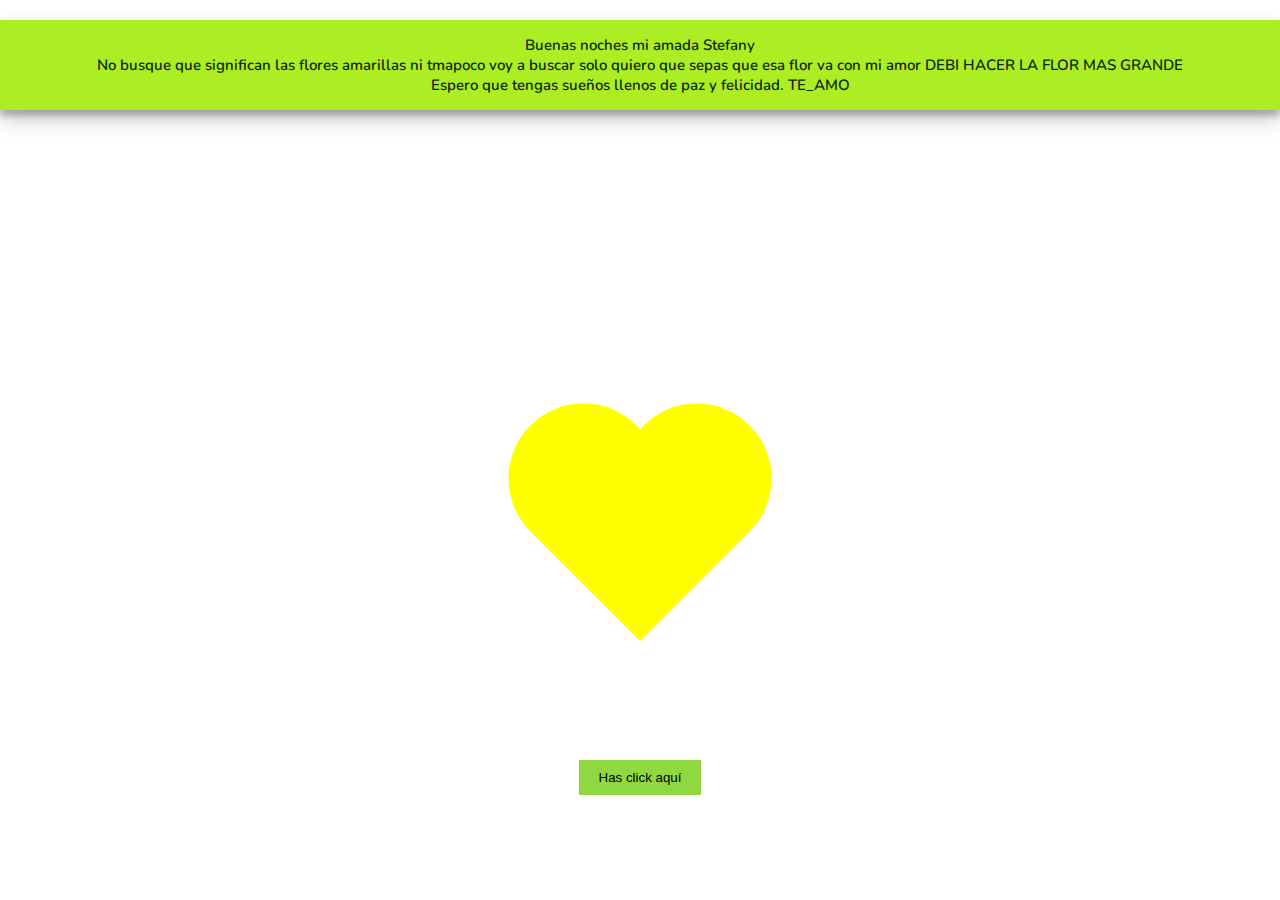
<file: Amor_UWu/index.html>
<!DOCTYPE html>
<html lang="en">
<head>
    <meta charset="UTF-8">
    <style>
        .back {

            position: fixed;
            padding: 0;
            margin: 0;
            top: 0;
            left: 0;
            width: 100%;
            height: 100%;
            background: white;
            animation-name: backdiv;
            animation-duration: 3500ms;
            animation-iteration-count: infinite;
            height: 100vh;
        }

        .heart {
            position: absolute;
            margin: auto;
            top: 170px;
            right: 0;
            bottom: 0;
            left: 0;
            background-color: yellow;
            height: 150px;
            width: 150px;
            transform: rotate(-45deg);
            animation-name: beat;
            animation-duration: 3500ms;
            animation-iteration-count: infinite;
        }

        .heart:after {
            background-color: yellow;
            content: "";
            border-radius: 50%;
            position: absolute;
            width: 150px;
            height: 150px;
            top: 0;
            left: 80px;
        }

        .heart:before {
            background-color: yellow;
            content: "";
            border-radius: 50%;
            position: absolute;
            width: 150px;
            height: 150px;
            top: -80px;
            left: 0;
        }

        @keyframes backdiv {
            50% {
                background: #87eb7efd;
            }
        }

        @keyframes beat {
            0% {
                transform: scale(1) rotate(-45deg);
            }

            50% {
                transform: scale(0.6) rotate(-45deg);
            }
        }

        .bday {
            text-align: center;
            box-shadow: 0 10px 20px rgba(0, 0, 0, 0.19), 0 6px 6px rgba(0, 0, 0, 0.23);
            font-size: 15px;
            font-family: 'Nunito', sans-serif;
            font-weight: 600;
            color: #0e2804;
            margin: 20px auto;
            padding: 15px;
            background-color: #aded23;
        }

        button {
            background-color: rgb(143, 216, 64);
            display: block; 
            margin: 20px auto; 
            padding: 10px 20px; 
            color: white; 
            border: none;
            margin-top: 70vh;
             
        }
        a{
            color: black;
            font-weight: 20px;
            text-decoration: none;
        }

        .elements {
            display: flex;
            align-items: center;
            justify-content: center;
           
        }
    </style>
    <link rel="preconnect" href="https://fonts.gstatic.com">
    <link rel="preconnect" href="https://fonts.googleapis.com">
<link rel="preconnect" href="https://fonts.gstatic.com" crossorigin>
<link href="https://fonts.googleapis.com/css2?family=Pacifico&display=swap" rel="stylesheet">
    <link href="https://fonts.googleapis.com/css2?family=Nunito:wght@600&display=swap" rel="stylesheet">
    <title>Flores Amarillas</title>
</head>
<body>
    <div class="back">
        <div class="bday">Buenas noches mi amada Stefany <br>No busque que significan las flores amarillas ni tmapoco voy a buscar solo quiero que sepas que esa flor va con mi amor DEBI HACER LA FLOR MAS GRANDE<br> Espero que tengas sueños llenos de paz y felicidad. TE_AMO</div>
        
        <div class="elements">
            <div class="heart"></div>
            <footer>
                <div class="boton">
                    <button><a href="index2.html"><span>Has click aquí</span></a></button>
                </div>
            </footer>
        </div>
       
    </div>
    
</body>
</html>
</file>
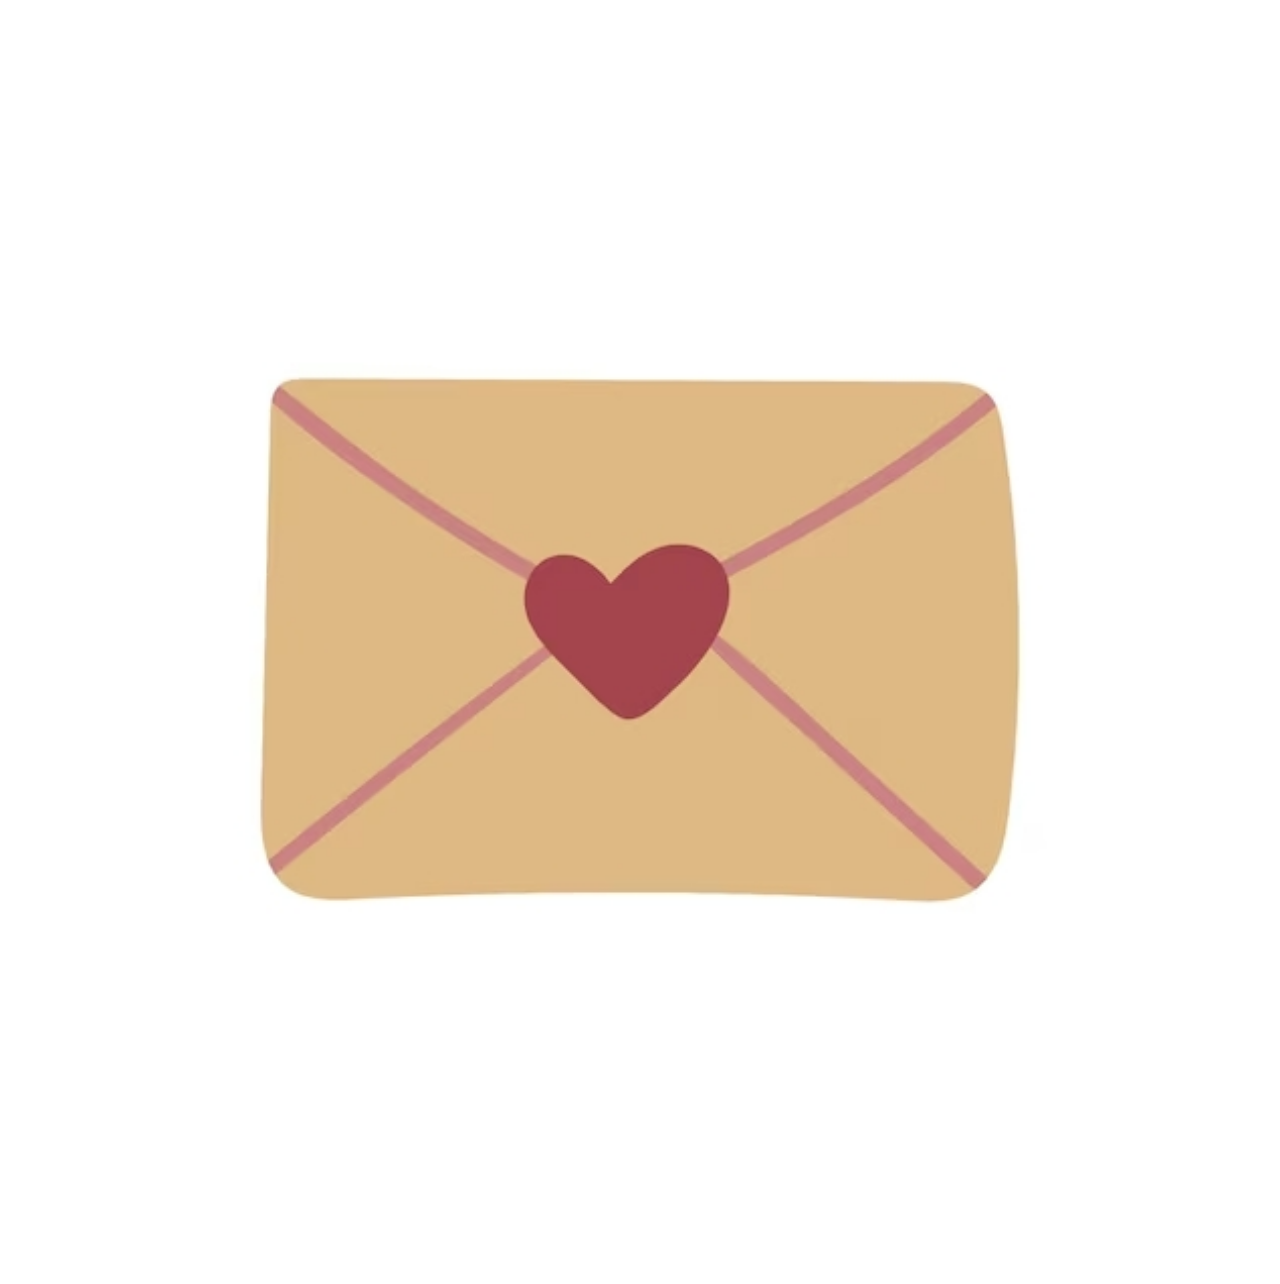
<file: Amor_UWu/index3.html>
<!DOCTYPE html>
<html lang="en">

<head>
    <meta charset="UTF-8">
    <meta name="viewport" content="width=device-width, initial-scale=1.0">
    <title>Carta</title>
    <link rel="stylesheet" href="style3.css">
</head>

<body>
    <div class="fondo">
        
        <a href="index4.html"><img src="fondo.jpg" alt=""></a>
        



    </div>

    



</body>

</html>
</file>
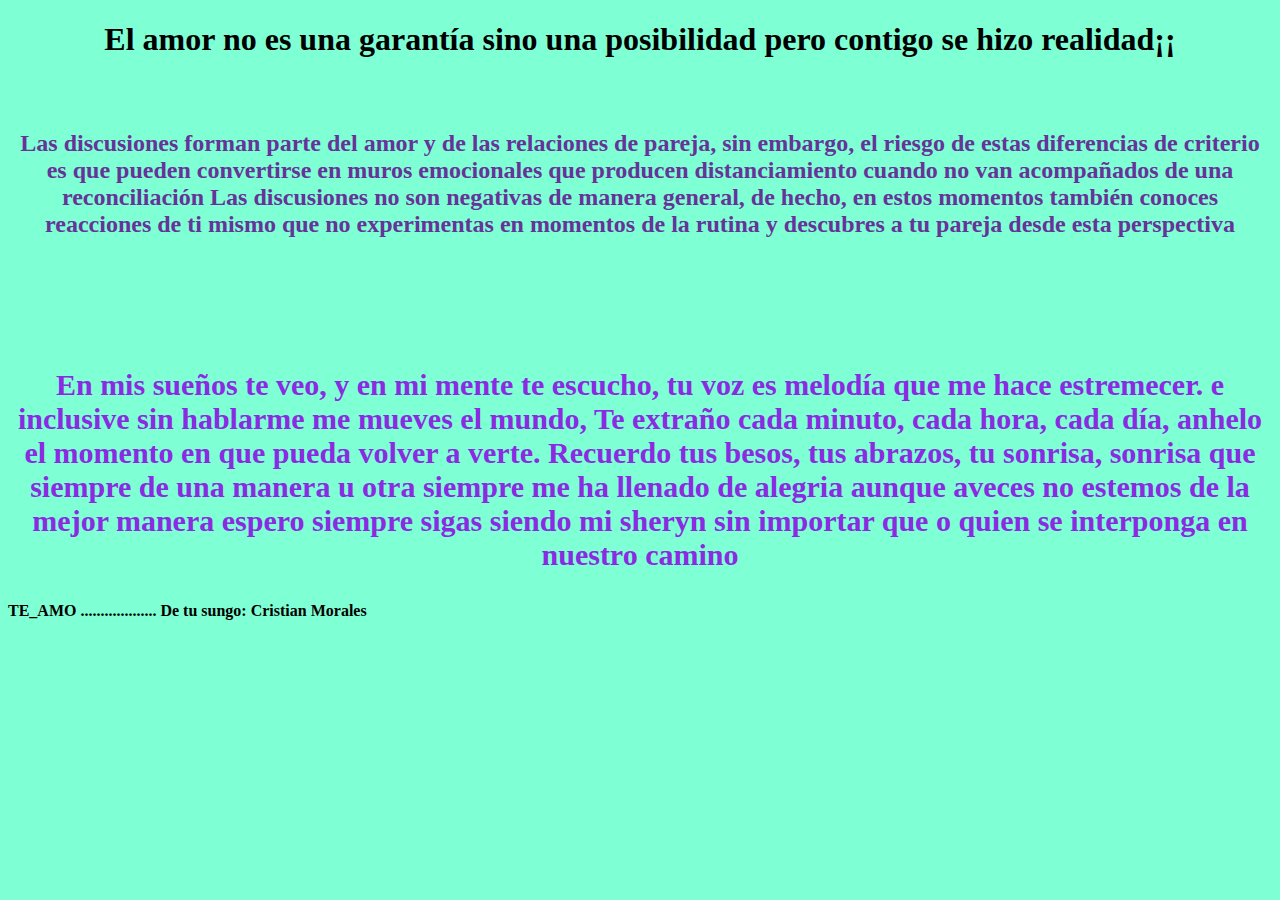
<file: Amor_UWu/index4.html>
<!DOCTYPE html>
<html lang="en">
<head>
    <meta charset="UTF-8">
    <meta name="viewport" content="width=device-width, initial-scale=1.0">
    <title>TE_AMO</title>
    <link rel="stylesheet" href="style3.css">
    
</head>
<body class="fondopagina4">

    
    

    <h1>El amor no es una garantía sino una posibilidad  pero contigo se hizo realidad¡¡</h1>

    <h2>Las discusiones forman parte del amor y de las relaciones de pareja, sin embargo, el riesgo de estas diferencias de criterio es que pueden convertirse en muros emocionales que producen distanciamiento cuando no van acompañados de una reconciliación

        Las discusiones no son negativas de manera general, de hecho, en estos momentos también conoces reacciones de ti mismo que no experimentas en momentos de la rutina y descubres a tu pareja desde esta perspectiva
    </h2>


    <h3>En mis sueños te veo, y en mi mente te escucho,
        tu voz es melodía que me hace estremecer. e inclusive sin hablarme me mueves el mundo,
        Te extraño cada minuto, cada hora, cada día, anhelo el momento en que pueda volver a verte.
        Recuerdo tus besos, tus abrazos, tu sonrisa, sonrisa que siempre de una manera u otra siempre
        me ha llenado de alegria aunque aveces no estemos de la mejor manera espero siempre sigas siendo mi sheryn 
        sin importar que o quien se interponga en nuestro camino
    </h3>


    <h4>
        TE_AMO   ................... De tu sungo: Cristian Morales

    </h4>

        


    
    
</body>
</html>
</file>
<file: Amor_UWu/style3.css>
.fondo img{
    height: 100%;
    width: 100%;

    cursor: pointer;

}

.fondopagina4{
    background-color: aquamarine;
}

.fondopagina4 h1{

    text-align: center;
    padding-bottom: 50px;

}
.fondopagina4 h2{

    text-align: center;
    color: rebeccapurple;



}

.fondopagina4 h3{
    text-align: center;
    padding-top: 100px;
    font-size: 30px;
    color: blueviolet;
}

.fondopagina4 h4{
    text-align: left;
    
    
}
</file>
